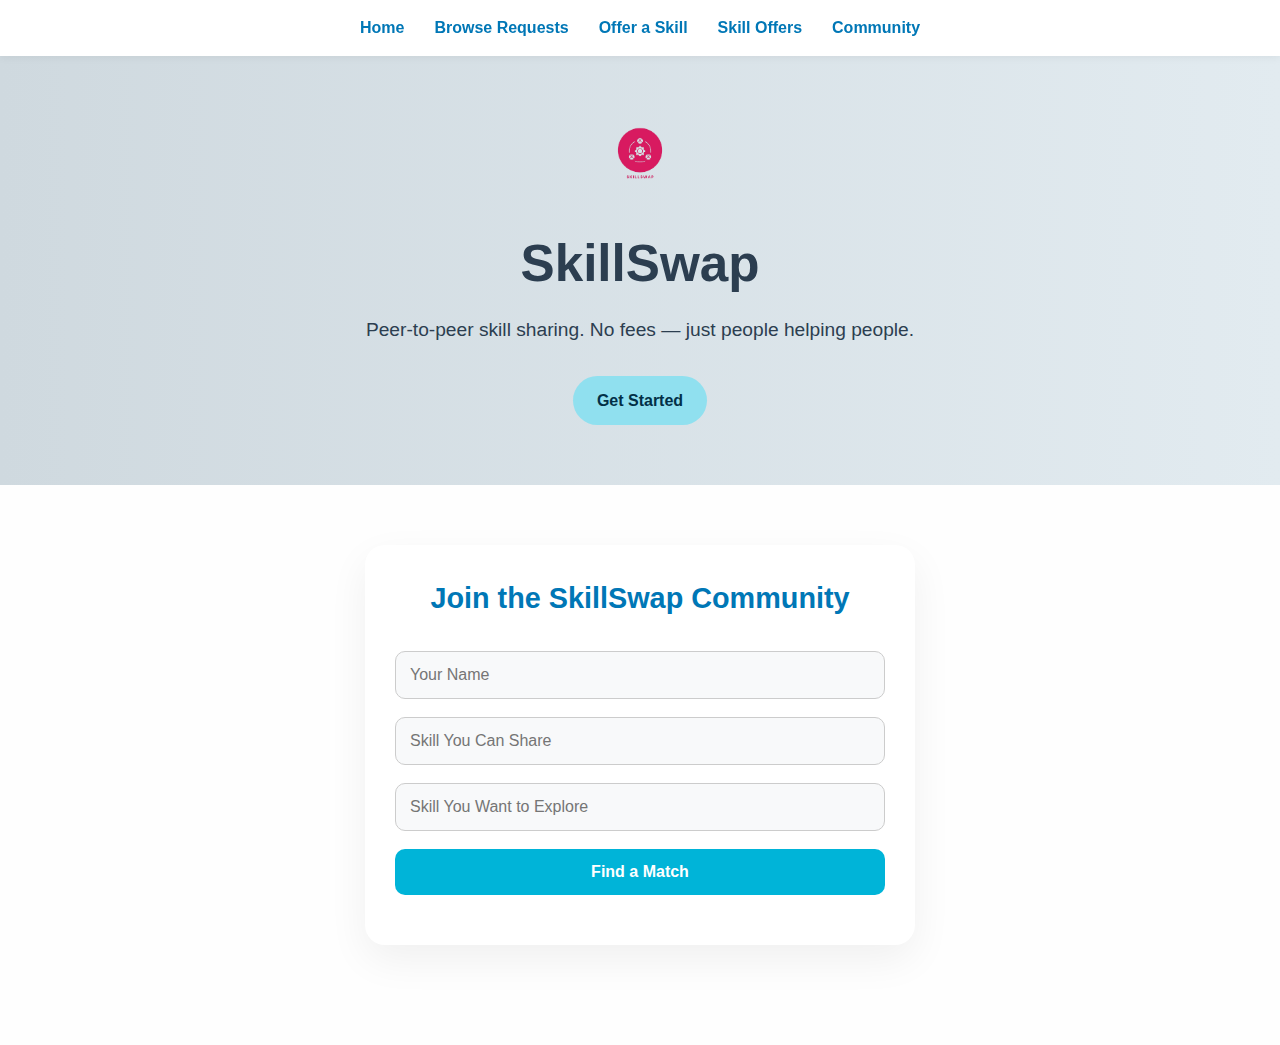
<file: index.html>
<!DOCTYPE html>
<html lang="en">
<head>
  <meta charset="UTF-8" />
  <meta name="viewport" content="width=device-width, initial-scale=1.0" />
  <title>SkillSwap – Share What You Know</title>
  <link rel="stylesheet" href="style.css" />
</head>
<body>

  <!-- Navigation Bar -->
  <nav>
    <a href="index.html">Home</a>
    <a href="requests.html">Browse Requests</a>
    <a href="offer.html">Offer a Skill</a>
    <a href="offers.html">Skill Offers</a>
    <a href="community.html">Community</a>
  </nav>

  <!-- Hero Section -->
  <header class="hero">
    <img src="assests/Logo.png" alt="SkillSwap Logo" class="logo" />
    <h1>SkillSwap</h1>
    <p>Peer-to-peer skill sharing. No fees — just people helping people.</p>
    <a href="#signup" class="cta-button">Get Started</a>
  </header>

  <!-- Sign Up Form Section -->
  <section id="signup" class="signup-section">
    <h2>Join the SkillSwap Community</h2>
    <form id="skillForm">
      <input type="text" id="name" placeholder="Your Name" required />
      <input type="text" id="teach" placeholder="Skill You Can Share" required />
      <input type="text" id="learn" placeholder="Skill You Want to Explore" required />
      <button type="submit">Find a Match</button>
    </form>
    <div id="matchResult"></div>
  </section>

  <!-- Latest Joiners Section -->
  <div id="userList" class="latest-joiners-grid"></div>

  <script>
    let users = JSON.parse(localStorage.getItem("communityUsers")) || [];

    function saveUsers() {
      localStorage.setItem("communityUsers", JSON.stringify(users));
    }

    function updateUserList() {
      const container = document.getElementById("userList");
      container.innerHTML = '';

      const latest = users.slice(-6).reverse();
      latest.forEach((user) => {
        const card = document.createElement("div");
        card.className = "joiner-card";
        card.innerHTML = `
          <strong>${user.name}</strong><br>
          Teaches: <em>${user.teach}</em><br>
          Wants to learn: <em>${user.learn}</em><br>
          Status: ${user.status === "Matched" ? "✅ Matched" : "⏳ Waiting"}
        `;
        container.appendChild(card);
      });
    }

    document.getElementById("skillForm").addEventListener("submit", function (e) {
      e.preventDefault();

      const name = document.getElementById("name").value.trim();
      const teach = document.getElementById("teach").value.trim();
      const learn = document.getElementById("learn").value.trim();

      const teachLower = teach.toLowerCase();
      const learnLower = learn.toLowerCase();

      const resultDiv = document.getElementById("matchResult");

      let status = "Waiting";

      const match = users.find(
        (user) =>
          user.teach.toLowerCase() === learnLower &&
          user.learn.toLowerCase() === teachLower &&
          user.status === "Waiting"
      );

      if (match) {
        status = "Matched";
        match.status = "Matched"; // Update matched user's status too

        resultDiv.innerHTML = `
          <div class="match-box">
            🎉 <strong>Match found!</strong><br>
            You can SkillSwap with <strong>${match.name}</strong>.<br>
            They want to learn <strong>${teach}</strong> and can teach you <strong>${learn}</strong>!
          </div>
        `;
      } else {
        resultDiv.innerHTML = `
          <div class="match-box" style="background-color: #ffecec; border-color: #f5c2c2; color: #b30000;">
            ❌ No exact match found yet.<br>
            But your entry has been added to the community!
          </div>
        `;
      }

      users.push({ name, teach, learn, status });
      saveUsers();
      updateUserList();

      document.getElementById("skillForm").reset();
    });

    // On first load
    updateUserList();
  </script>

</body>
</html>
</file>
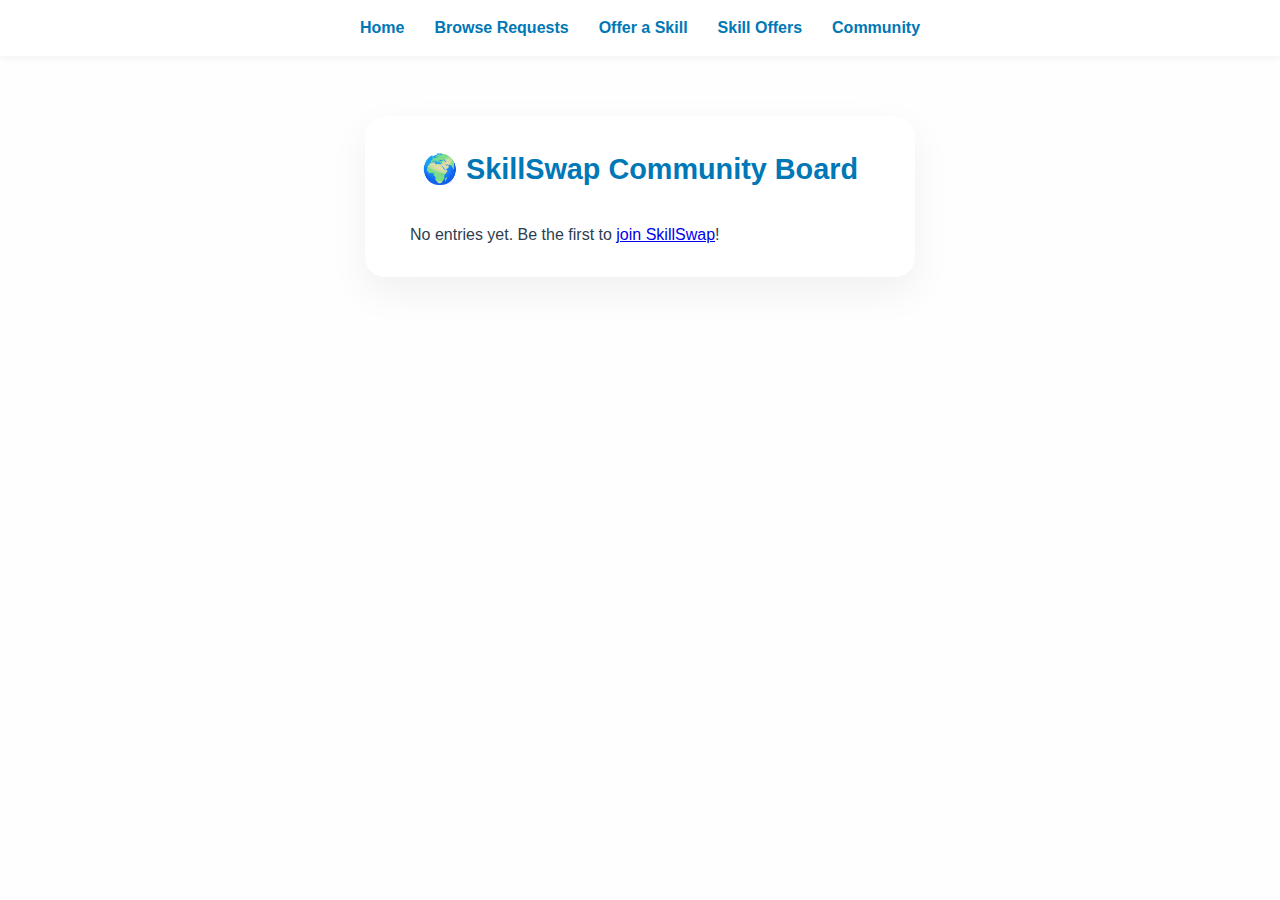
<file: community.html>
<!DOCTYPE html>
<html lang="en">
<head>
  <meta charset="UTF-8">
  <title>Community Board – SkillSwap</title>
  <link rel="stylesheet" href="style.css">
</head>
<body>
  <nav>
    <a href="index.html">Home</a>
    <a href="requests.html">Browse Requests</a>
    <a href="offer.html">Offer a Skill</a>
    <a href="offers.html">Skill Offers</a>
    <a href="community.html">Community</a>
  </nav>

  <section class="signup-section">
    <h2>🌍 SkillSwap Community Board</h2>
    <div id="communityList" class="card-container"></div>
  </section>

  <script>
    const container = document.getElementById("communityList");
    const community = JSON.parse(localStorage.getItem("communityUsers")) || [];

    // Filter out bad entries with no name or no teach skill
    const validUsers = community.filter(user =>
      user.name && user.name.trim() !== "" &&
      user.teach && user.teach.trim() !== ""
    );

    if (validUsers.length === 0) {
      container.innerHTML = "<p>No entries yet. Be the first to <a href='index.html'>join SkillSwap</a>!</p>";
    } else {
      validUsers.slice().reverse().forEach((user) => {
        const name = user.name || "Anonymous";
        const teach = user.teach || "—";
        const learn = user.learn && user.learn.trim() !== "" ? user.learn : "—";
        const statusLabel = user.status === "Matched"
          ? "✅ Matched"
          : user.status === "OfferOnly"
          ? "📦 Offer Only"
          : "⏳ Waiting";

        const card = document.createElement("div");
        card.className = "learner-card";
        card.innerHTML = `
          <h3>${name}</h3>
          <p><strong>Can Share:</strong> ${teach}</p>
          <p><strong>Wants to Learn:</strong> ${learn}</p>
          <p><strong>Status:</strong> ${statusLabel}</p>
        `;
        container.appendChild(card);
      });
    }
  </script>
</body>
</html>
</file>
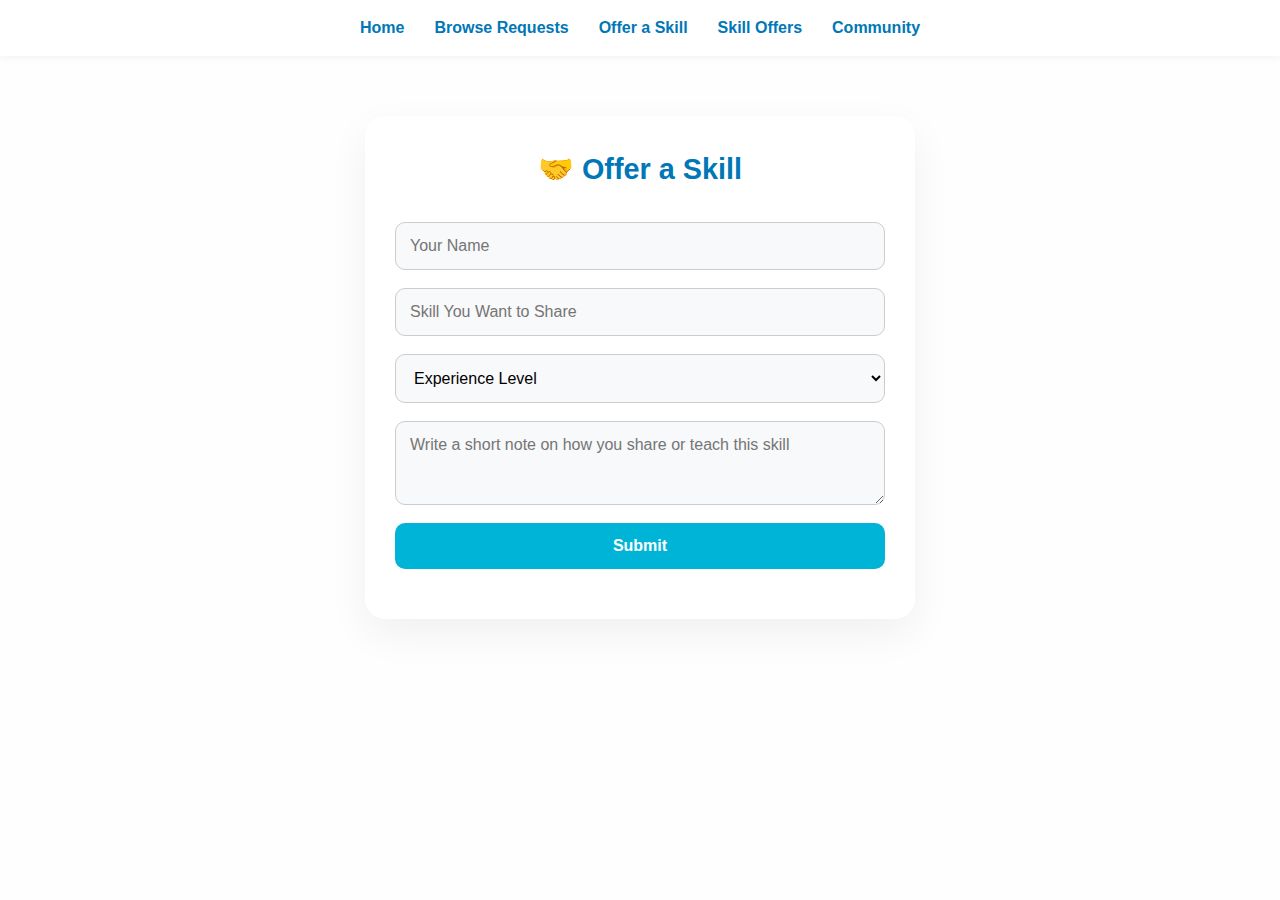
<file: offer.html>
<!DOCTYPE html>
<html lang="en">
<head>
  <meta charset="UTF-8" />
  <title>Offer a Skill – SkillSwap</title>
  <link rel="stylesheet" href="style.css" />
</head>
<body>
  <nav>
    <a href="index.html">Home</a>
    <a href="requests.html">Browse Requests</a>
    <a href="offer.html">Offer a Skill</a>
    <a href="offers.html">Skill Offers</a>
    <a href="community.html">Community</a>
  </nav>

  <section class="signup-section">
    <h2>🤝 Offer a Skill</h2>
    <form id="teachForm">
      <input type="text" id="teacherName" placeholder="Your Name" required />
      <input type="text" id="teachSkill" placeholder="Skill You Want to Share" required />
      <select id="experience" required>
        <option value="">Experience Level</option>
        <option value="Beginner">Beginner</option>
        <option value="Intermediate">Intermediate</option>
        <option value="Expert">Expert</option>
      </select>
      <textarea id="bio" placeholder="Write a short note on how you share or teach this skill" rows="3" required></textarea>
      <button type="submit">Submit</button>
    </form>

    <div id="teachResult" style="margin-top: 20px;"></div>
  </section>

  <script>
    document.getElementById("teachForm").addEventListener("submit", function (e) {
      e.preventDefault();

      const name = document.getElementById("teacherName").value.trim();
      const teach = document.getElementById("teachSkill").value.trim();
      const experience = document.getElementById("experience").value;
      const bio = document.getElementById("bio").value.trim();

      if (!name || !teach || !experience || !bio) return;

      const newOffer = {
        name,
        teach,
        learn: "", // No learning request
        experience,
        bio,
        status: "OfferOnly"
      };

      let community = JSON.parse(localStorage.getItem("communityUsers")) || [];
      community.push(newOffer);
      localStorage.setItem("communityUsers", JSON.stringify(community));

      document.getElementById("teachResult").innerHTML = `
        ✅ <strong>${name}</strong>, your offer "<strong>${teach}</strong>" was added to the community!
        <br>Check it out on <a href="offers.html">Skill Offers</a>.
      `;

      document.getElementById("teachForm").reset();
    });
  </script>
</body>
</html>
</file>
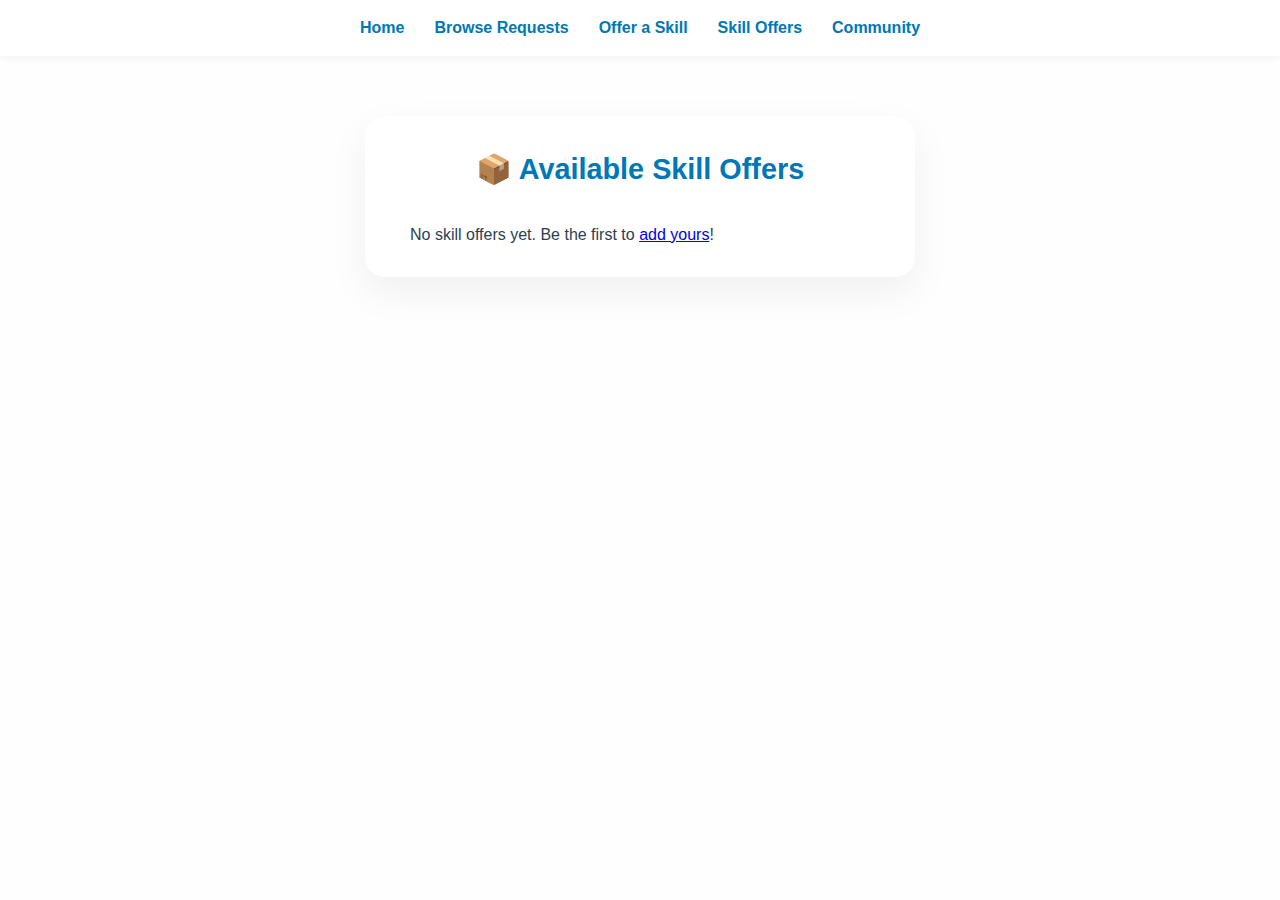
<file: offers.html>
<!DOCTYPE html>
<html lang="en">
<head>
  <meta charset="UTF-8" />
  <title>Available Skill Offers – SkillSwap</title>
  <link rel="stylesheet" href="style.css" />
</head>
<body>
  <nav>
    <a href="index.html">Home</a>
    <a href="requests.html">Browse Requests</a>
    <a href="offer.html">Offer a Skill</a>
    <a href="offers.html">Skill Offers</a>
    <a href="community.html">Community</a>
  </nav>

  <section class="signup-section">
    <h2>📦 Available Skill Offers</h2>
    <div id="teacherCards" class="card-container"></div>
  </section>

  <script>
    const container = document.getElementById("teacherCards");
    const allUsers = JSON.parse(localStorage.getItem("communityUsers")) || [];

    // Filter users who have a skill to teach (from either offer.html or signup)
    const offers = allUsers.filter(user =>
      user.teach &&
      user.teach.trim() !== "" &&
      ["OfferOnly", "Waiting", "Matched"].includes(user.status)
    );

    if (offers.length === 0) {
      container.innerHTML = "<p>No skill offers yet. Be the first to <a href='offer.html'>add yours</a>!</p>";
    } else {
      offers.slice().reverse().forEach(user => {
        const card = document.createElement("div");
        card.className = "learner-card";
        card.innerHTML = `
          <h3>${user.name}</h3>
          <p><strong>Skill Offered:</strong> ${user.teach}</p>
          ${user.experience ? `<p><strong>Experience Level:</strong> ${user.experience}</p>` : ""}
          ${user.bio ? `<p><strong>Sharing Note:</strong> ${user.bio}</p>` : ""}
          <p><strong>Status:</strong> ${
            user.status === "Matched"
              ? "✅ Matched"
              : user.status === "OfferOnly"
              ? "📦 Offer Only"
              : "⏳ Waiting"
          }</p>
        `;
        container.appendChild(card);
      });
    }
  </script>
</body>
</html>
</file>
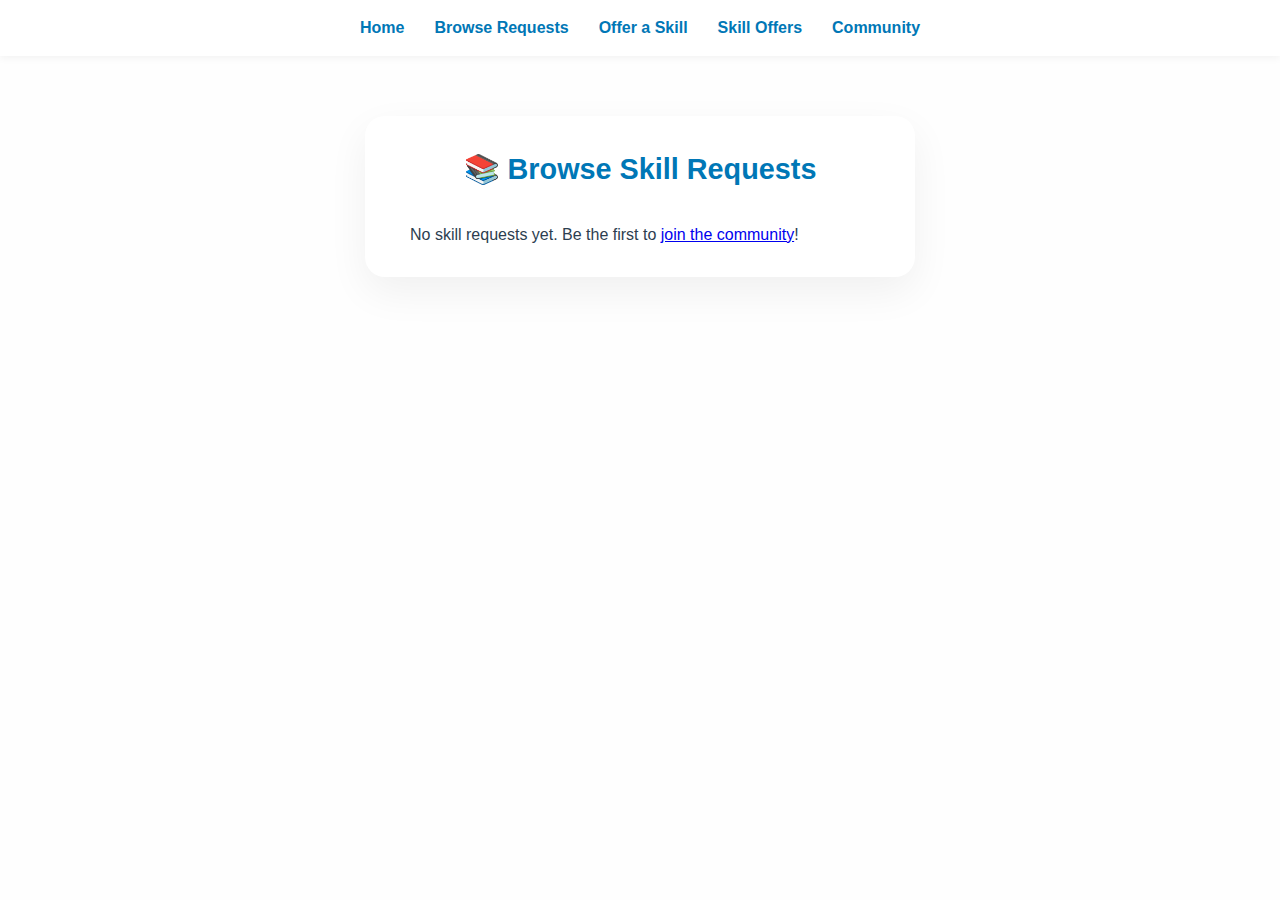
<file: requests.html>
<!DOCTYPE html>
<html lang="en">
<head>
  <meta charset="UTF-8">
  <title>Skill Requests – SkillSwap</title>
  <link rel="stylesheet" href="style.css" />
</head>
<body>
  <nav>
    <a href="index.html">Home</a>
    <a href="requests.html">Browse Requests</a>
    <a href="offer.html">Offer a Skill</a>
    <a href="offers.html">Skill Offers</a>
    <a href="community.html">Community</a>
  </nav>

  <section class="signup-section">
    <h2>📚 Browse Skill Requests</h2>
    <div id="requestCards" class="card-container"></div>
  </section>

  <script>
    const container = document.getElementById("requestCards");
    const community = JSON.parse(localStorage.getItem("communityUsers")) || [];

    // Only show users who want to learn, have valid entries, and are still "Waiting"
    const waitingUsers = community.filter(user =>
      user.status === "Waiting" &&
      user.learn.trim() !== ""
    );

    if (waitingUsers.length === 0) {
      container.innerHTML = `<p>No skill requests yet. Be the first to <a href="index.html">join the community</a>!</p>`;
    } else {
      waitingUsers.slice().reverse().forEach(user => {
        const card = document.createElement("div");
        card.className = "learner-card";
        card.innerHTML = `
          <h3>${user.name}</h3>
          <p><strong>Wants to learn:</strong> ${user.learn}</p>
          <p><strong>Can share:</strong> ${user.teach}</p>
        `;
        container.appendChild(card);
      });
    }
  </script>
</body>
</html>
</file>
<file: style.css>
/* Base Reset */
* {
  margin: 0;
  padding: 0;
  box-sizing: border-box;
  font-family: 'Segoe UI', sans-serif;
}

/* Body */
body {
  background-color: #fefefe;
  color: #2c3e50;
  line-height: 1.6;
}

/* Navigation */
nav {
  background: #ffffff;
  padding: 15px 30px;
  display: flex;
  flex-wrap: wrap;
  justify-content: center;
  gap: 30px;
  box-shadow: 0 2px 8px rgba(0, 0, 0, 0.05);
  position: sticky;
  top: 0;
  z-index: 100;
}

nav a {
  color: #0077b6;
  text-decoration: none;
  font-weight: 600;
  font-size: 1rem;
}

nav a:hover {
  text-decoration: underline;
}

/* Hero Section */
.hero {
  text-align: center;
  padding: 60px 20px;
  background: linear-gradient(to right, #cfd9df, #e2ebf0);
  color: #2c3e50;
}

.logo {
  width: 80px;
  margin-bottom: 20px;
}

.hero h1 {
  font-size: 3.2rem;
  margin-bottom: 10px;
  font-weight: 700;
}

.hero p {
  font-size: 1.2rem;
  margin-bottom: 30px;
}

.cta-button {
  display: inline-block;
  background: #90e0ef;
  color: #023047;
  padding: 12px 24px;
  border-radius: 30px;
  font-weight: bold;
  text-decoration: none;
  transition: all 0.3s ease;
}

.cta-button:hover {
  background: #caf0f8;
}

/* Form Section */
.signup-section {
  max-width: 550px;
  margin: 60px auto;
  padding: 30px;
  background: #ffffff;
  border-radius: 20px;
  box-shadow: 0 15px 40px rgba(0, 0, 0, 0.06);
}

.signup-section h2 {
  text-align: center;
  margin-bottom: 30px;
  color: #0077b6;
  font-size: 1.8rem;
}

form input,
form select,
form textarea {
  display: block;
  width: 100%;
  padding: 14px;
  margin-bottom: 18px;
  border-radius: 10px;
  border: 1px solid #ccc;
  font-size: 1rem;
  background: #f8f9fa;
  font-family: inherit;
  box-sizing: border-box;
}

form button {
  width: 100%;
  padding: 14px;
  background: #00b4d8;
  color: white;
  border: none;
  border-radius: 10px;
  font-weight: bold;
  font-size: 1rem;
  cursor: pointer;
  transition: background 0.3s ease;
}

form button:hover {
  background: #0096c7;
}

#matchResult {
  margin-top: 20px;
  font-weight: bold;
  text-align: center;
}

/* Match Box */
.match-box {
  margin-top: 20px;
  padding: 20px;
  background-color: #e7f9f6;
  border: 2px solid #b2dfdb;
  border-radius: 12px;
  text-align: center;
  font-size: 1.05rem;
  color: #00695c;
}

/* Cards Grid Container */
.card-container {
  display: grid;
  grid-template-columns: repeat(auto-fit, minmax(230px, 1fr));
  gap: 20px;
  margin-top: 20px;
  padding: 0 15px;
  max-width: 1000px;
  margin-left: auto;
  margin-right: auto;
}

/* Learner Card */
.learner-card {
  background-color: #f1faff;
  border: 1px solid #dceefb;
  border-radius: 12px;
  padding: 20px;
  box-shadow: 0 4px 12px rgba(0, 0, 0, 0.04);
  transition: transform 0.3s;
}

.learner-card:hover {
  transform: translateY(-4px);
}

/* Latest Joiners */
.latest-joiners-grid {
  display: grid;
  grid-template-columns: repeat(auto-fit, minmax(250px, 1fr));
  gap: 24px;
  margin: 30px auto 0;
  padding: 20px;
  max-width: 1000px;
  box-sizing: border-box;
}

.joiner-card {
  background-color: #ffffff;
  border: 1px solid #e0e0e0;
  padding: 20px;
  border-radius: 12px;
  box-shadow: 0 4px 12px rgba(0, 0, 0, 0.05);
  transition: transform 0.2s ease, box-shadow 0.2s ease;
}

.joiner-card:hover {
  transform: translateY(-4px);
  box-shadow: 0 6px 16px rgba(0, 0, 0, 0.08);
}

.joiner-card strong {
  display: block;
  font-size: 18px;
  color: #222;
  margin-bottom: 8px;
}

.joiner-card em {
  font-style: normal;
  color: #3a7bd5;
  font-weight: 500;
}

.joiner-card p {
  margin: 6px 0;
  color: #555;
  font-size: 14px;
}

/* Mobile Responsive */
@media (max-width: 600px) {
  .hero h1 {
    font-size: 2.2rem;
  }

  .signup-section {
    padding: 20px;
    margin: 40px 15px;
  }

  nav {
    justify-content: center;
    flex-wrap: wrap;
    gap: 15px;
  }
}
</file>
